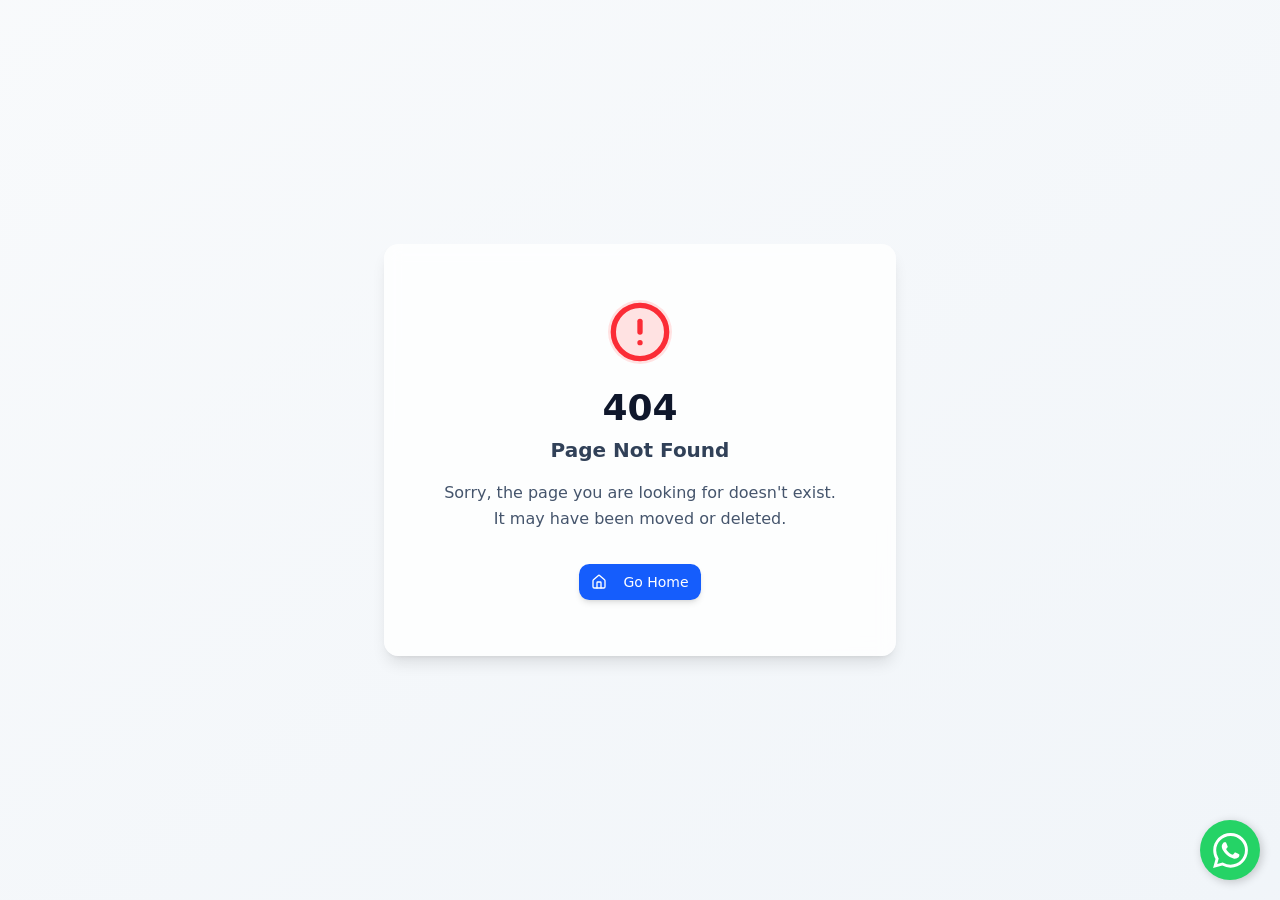
<file: index.html>
<!DOCTYPE html>
<html lang="es">
<head>
    <meta charset="UTF-8">
    <meta name="viewport" content="width=device-width, initial-scale=1.0">
    <title>Publikeno | Marketing Digital e IA</title>
    <link rel="icon" type="image/svg+xml" href="/assets/favicon.svg">
    <script type="module" crossorigin src="/assets/index-BGNG3vZw.js"></script>
    <link rel="stylesheet" crossorigin href="/assets/index-DkBninqz.css">
    
    <!-- Estilos de Emergencia para Ocultar el Formulario Antiguo y Pulir el Diseño -->
    <style>
        /* Ocultar secciones de contacto antiguas generadas por React */
        section#contacto, 
        section:has(form), 
        section:has(input[type="email"]),
        .contact-section {
            display: none !important;
        }

        /* Mostrar solo nuestra nueva sección conversacional */
        #publikeno-new-contact {
            display: block !important;
        }

        /* Estilos para el Botón Flotante de WhatsApp */
        .wa-float {
            position: fixed;
            bottom: 20px;
            right: 20px;
            background-color: #25d366;
            color: white;
            width: 60px;
            height: 60px;
            border-radius: 50px;
            text-align: center;
            font-size: 30px;
            box-shadow: 2px 2px 10px rgba(0,0,0,0.2);
            z-index: 9999;
            display: flex;
            align-items: center;
            justify-content: center;
            text-decoration: none;
            transition: all 0.3s ease;
        }
        .wa-float:hover {
            transform: scale(1.1);
            background-color: #128c7e;
        }
        .wa-tooltip {
            position: absolute;
            right: 75px;
            background: white;
            color: #333;
            padding: 8px 15px;
            border-radius: 8px;
            font-size: 14px;
            font-weight: bold;
            white-space: nowrap;
            box-shadow: 0 4px 15px rgba(0,0,0,0.1);
            opacity: 0;
            visibility: hidden;
            transition: 0.3s;
        }
        .wa-float:hover .wa-tooltip {
            opacity: 1;
            visibility: visible;
        }
    </style>
</head>
<body>
    <div id="root"></div>

    <!-- Nueva Sección de Contacto Conversacional (Inyectada después de que React cargue) -->
    <div id="publikeno-new-contact-container"></div>

    <!-- Botón Flotante de WhatsApp -->
    <a href="https://wa.me/5219981545555?text=Hola%20Publikeno,%20necesito%20ayuda%20con%20mi%20marketing." class="wa-float" target="_blank">
        <span class="wa-tooltip">¿En qué podemos ayudarte? 💬</span>
        <svg width="35" height="35" viewBox="0 0 24 24" fill="currentColor">
            <path d="M17.472 14.382c-.297-.149-1.758-.867-2.03-.967-.273-.099-.471-.148-.67.15-.197.297-.767.966-.94 1.164-.173.199-.347.223-.644.075-.297-.15-1.255-.463-2.39-1.475-.883-.788-1.48-1.761-1.653-2.059-.173-.297-.018-.458.13-.606.134-.133.298-.347.446-.52.149-.174.198-.298.298-.497.099-.198.05-.371-.025-.52-.075-.149-.669-1.612-.916-2.207-.242-.579-.487-.5-.669-.51-.173-.008-.371-.01-.57-.01-.198 0-.52.074-.792.372-.272.297-1.04 1.016-1.04 2.479 0 1.462 1.065 2.875 1.213 3.074.149.198 2.096 3.2 5.077 4.487.709.306 1.262.489 1.694.625.712.227 1.36.195 1.871.118.571-.085 1.758-.719 2.006-1.413.248-.694.248-1.289.173-1.413-.074-.124-.272-.198-.57-.347m-5.421 7.403h-.004a9.87 9.87 0 01-5.031-1.378l-.361-.214-3.741.982.998-3.648-.235-.374a9.86 9.86 0 01-1.51-5.26c.001-5.45 4.436-9.884 9.888-9.884 2.64 0 5.122 1.03 6.988 2.898a9.825 9.825 0 012.893 6.994c-.003 5.45-4.437 9.884-9.885 9.884m8.413-18.297A11.815 11.815 0 0012.05 0C5.495 0 .16 5.335.157 11.892c0 2.096.547 4.142 1.588 5.945L.057 24l6.305-1.654a11.882 11.882 0 005.683 1.448h.005c6.554 0 11.89-5.335 11.893-11.893a11.821 11.821 0 00-3.48-8.413z"/>
        </svg>
    </a>

    <script>
        // Lógica para inyectar la sección conversacional y limpiar el sitio
        function cleanAndInject() {
            const footer = document.querySelector('footer');
            if (footer && !document.getElementById('publikeno-new-contact')) {
                const section = document.createElement('section');
                section.id = 'publikeno-new-contact';
                section.className = 'py-24 bg-slate-900 text-white border-t border-slate-800';
                section.innerHTML = `
                    <div class="container mx-auto px-4 max-w-4xl text-center">
                        <h2 class="text-4xl md:text-5xl font-bold mb-6 bg-gradient-to-r from-blue-400 to-emerald-400 bg-clip-text text-transparent">
                            ¿Listo para escalar tu negocio?
                        </h2>
                        <p class="text-xl text-gray-400 mb-10">
                            Hablemos directamente por WhatsApp y descubre cómo podemos ayudarte a generar más leads hoy mismo.
                        </p>
                        <div class="flex flex-col md:flex-row items-center justify-center gap-6">
                            <a href="https://wa.me/5219981545555?text=Hola%20Publikeno,%20me%20gustaría%20recibir%20una%20auditoría%20gratuita%20de%20mi%20negocio." 
                               style="background-color: #2563eb; color: white; padding: 1rem 2rem; border-radius: 0.75rem; font-weight: bold; text-decoration: none; min-width: 280px;">
                                🚀 Solicitar Auditoría Gratuita
                            </a>
                            <a href="https://wa.me/5219981545555?text=Hola%20Publikeno,%20quiero%20más%20información%20sobre%20sus%20servicios." 
                               style="border: 2px solid #60a5fa; color: #60a5fa; padding: 1rem 2rem; border-radius: 0.75rem; font-weight: bold; text-decoration: none; min-width: 280px;">
                                💬 Chatear con un experto
                            </a>
                        </div>
                        <div class="mt-16 grid grid-cols-1 md:grid-cols-3 gap-8 text-sm text-gray-500">
                            <div><span class="text-blue-500 font-bold">⚡ Respuesta inmediata</span><br>Menos de 5 minutos.</div>
                            <div><span class="text-blue-500 font-bold">🎯 Estrategia a medida</span><br>Analizamos tu caso.</div>
                            <div><span class="text-blue-500 font-bold">🤖 Tecnología IA</span><br>Automatización avanzada.</div>
                        </div>
                    </div>
                `;
                footer.parentNode.insertBefore(section, footer);
            }
            
            // Ocultar cualquier rastro de formularios antiguos que React intente pintar
            document.querySelectorAll('form, input[type="email"], textarea').forEach(el => {
                const parentSection = el.closest('section');
                if (parentSection && parentSection.id !== 'publikeno-new-contact') {
                    parentSection.style.display = 'none';
                }
            });
        }

        // Ejecutar limpieza periódicamente para combatir la re-renderización de React
        setInterval(cleanAndInject, 500);
    </script>
</body>
</html>
</file>
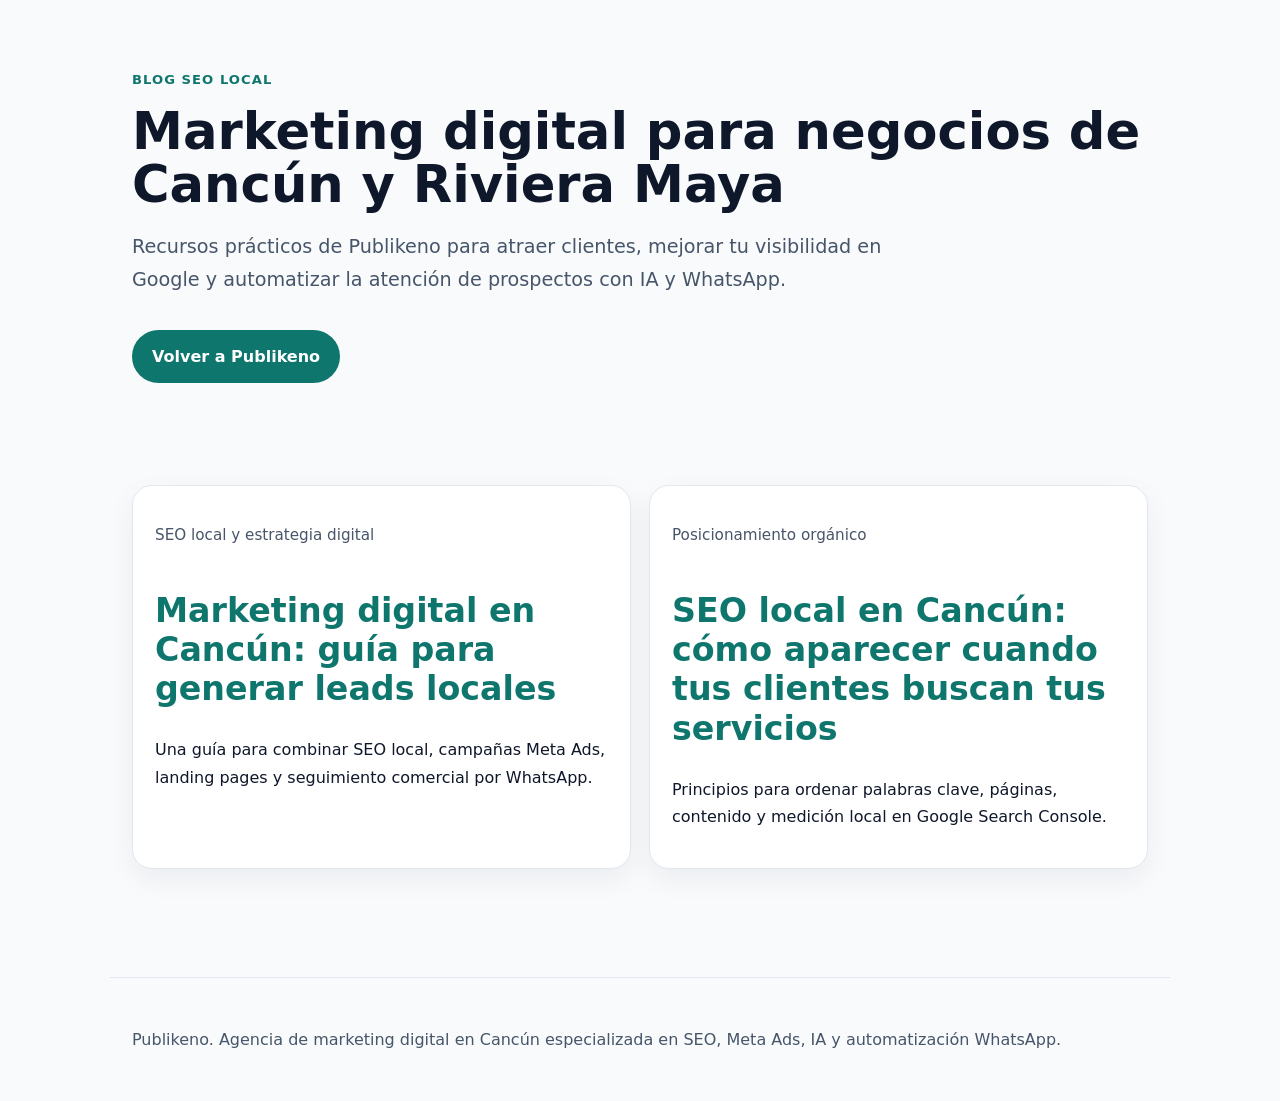
<file: blog/index.html>
<!doctype html>
<html lang="es-MX">
<head>
  <meta charset="utf-8">
  <meta name="viewport" content="width=device-width, initial-scale=1">
  <title>Blog SEO de Marketing Digital en Cancún | Publikeno</title>
  <meta name="description" content="Guías de Publikeno sobre SEO local, Meta Ads, automatización WhatsApp, landing pages y marketing digital para negocios de Cancún y Riviera Maya.">
  <link rel="canonical" href="https://publikeno.com/blog/">
  <meta name="robots" content="index, follow">
  <link rel="stylesheet" href="/blog/style.css">
</head>
<body>
<header class="hero">
  <p class="eyebrow">Blog SEO local</p>
  <h1>Marketing digital para negocios de Cancún y Riviera Maya</h1>
  <p class="lead">Recursos prácticos de Publikeno para atraer clientes, mejorar tu visibilidad en Google y automatizar la atención de prospectos con IA y WhatsApp.</p>
  <a class="button" href="/">Volver a Publikeno</a>
</header>
<main>
  <section class="grid">
    <article class="card">
      <p class="meta">SEO local y estrategia digital</p>
      <h2><a href="/blog/marketing-digital-cancun/">Marketing digital en Cancún: guía para generar leads locales</a></h2>
      <p>Una guía para combinar SEO local, campañas Meta Ads, landing pages y seguimiento comercial por WhatsApp.</p>
    </article>
    <article class="card">
      <p class="meta">Posicionamiento orgánico</p>
      <h2><a href="/blog/seo-local-cancun/">SEO local en Cancún: cómo aparecer cuando tus clientes buscan tus servicios</a></h2>
      <p>Principios para ordenar palabras clave, páginas, contenido y medición local en Google Search Console.</p>
    </article>
  </section>
</main>
<footer>
  <p>Publikeno. Agencia de marketing digital en Cancún especializada en SEO, Meta Ads, IA y automatización WhatsApp.</p>
</footer>
</body>
</html>
</file>
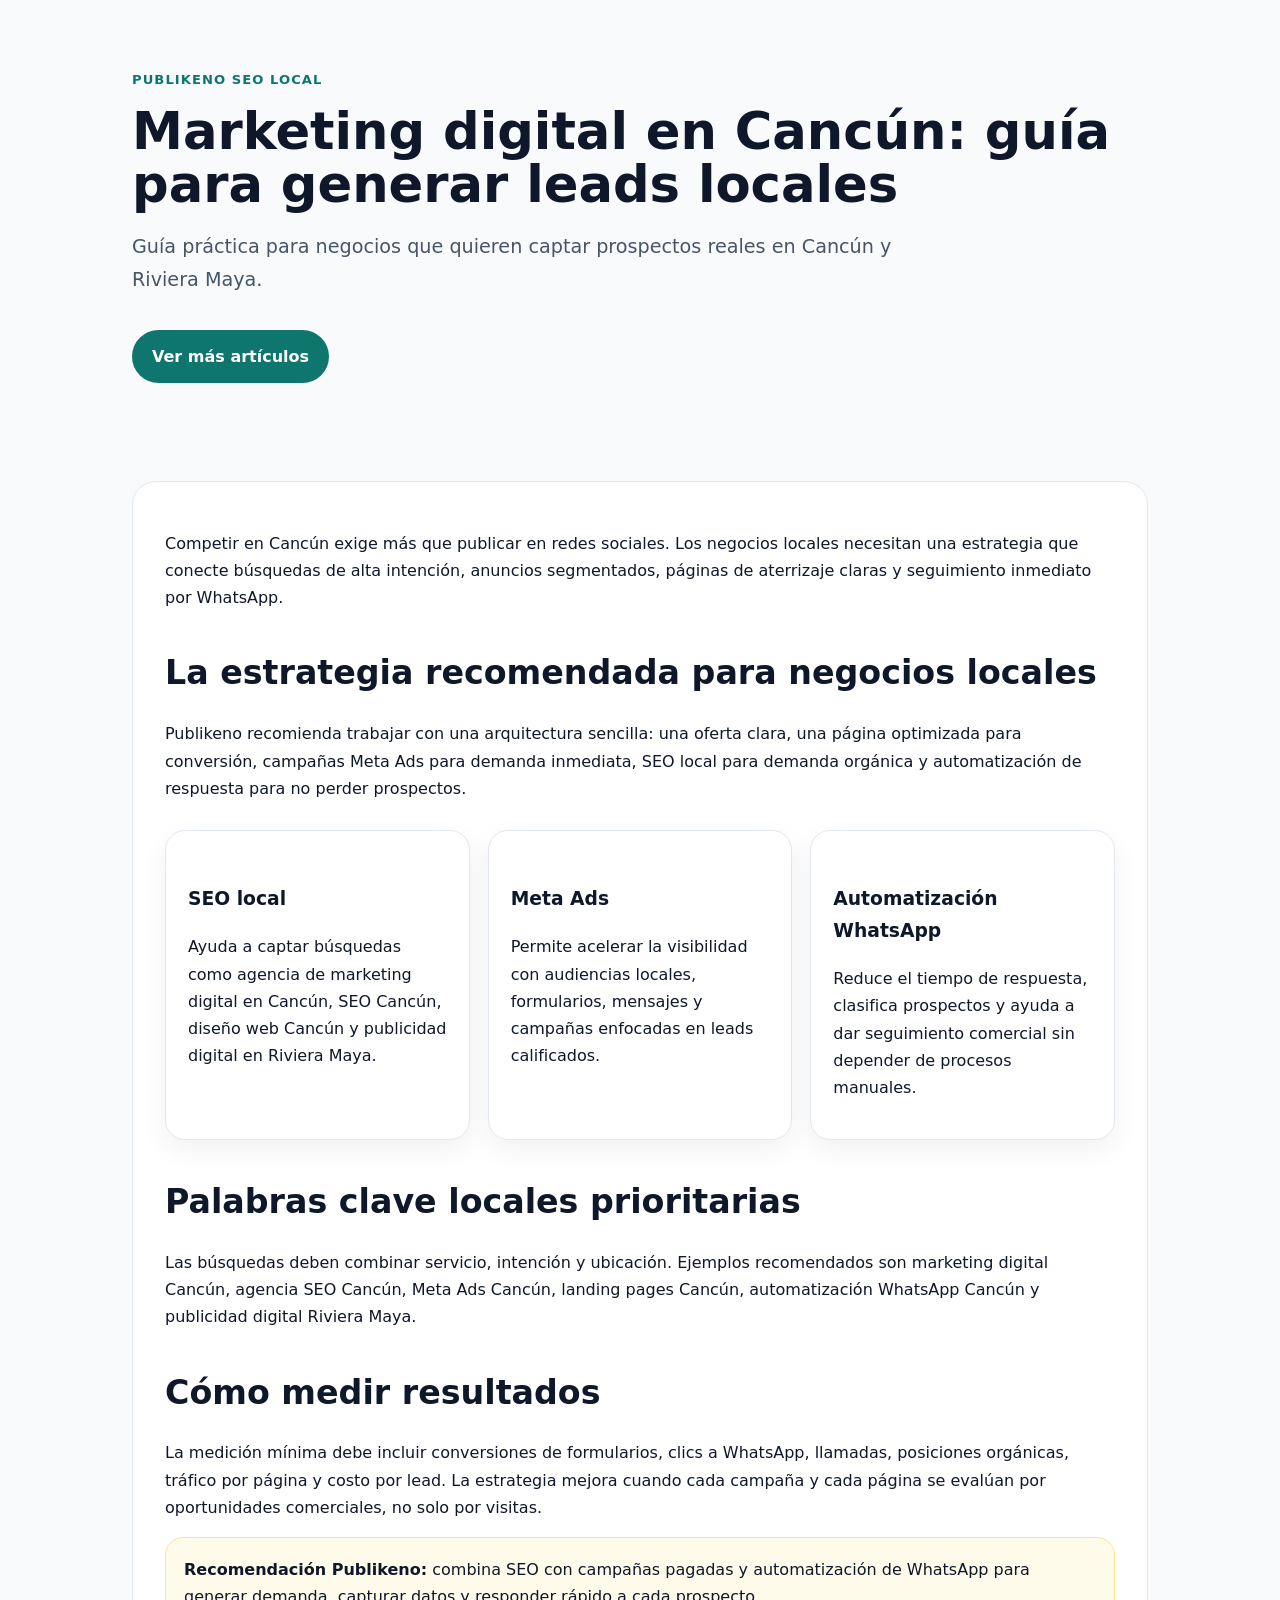
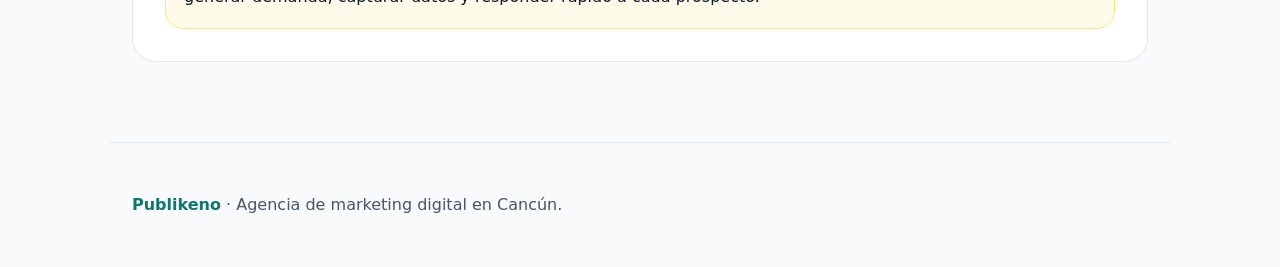
<file: blog/marketing-digital-cancun/index.html>
<!doctype html>
<html lang="es-MX">
<head>
  <meta charset="utf-8">
  <meta name="viewport" content="width=device-width, initial-scale=1">
  <title>Marketing Digital en Cancún para Generar Leads Locales | Publikeno</title>
  <meta name="description" content="Aprende cómo una estrategia de marketing digital en Cancún puede combinar SEO local, Meta Ads, landing pages y automatización WhatsApp para generar prospectos.">
  <link rel="canonical" href="https://publikeno.com/blog/marketing-digital-cancun/">
  <meta name="robots" content="index, follow">
  <meta property="og:type" content="article">
  <meta property="og:title" content="Marketing Digital en Cancún para Generar Leads Locales | Publikeno">
  <meta property="og:description" content="Aprende cómo una estrategia de marketing digital en Cancún puede combinar SEO local, Meta Ads, landing pages y automatización WhatsApp para generar prospectos.">
  <meta property="og:url" content="https://publikeno.com/blog/marketing-digital-cancun/">
  <link rel="stylesheet" href="/blog/style.css">
  <script type="application/ld+json">{"@context":"https://schema.org","@type":"BlogPosting","headline":"Marketing digital en Cancún: guía para generar leads locales","description":"Aprende cómo una estrategia de marketing digital en Cancún puede combinar SEO local, Meta Ads, landing pages y automatización WhatsApp para generar prospectos.","url":"https://publikeno.com/blog/marketing-digital-cancun/","datePublished":"2026-05-15","dateModified":"2026-05-15","inLanguage":"es-MX","author":{"@type":"Organization","name":"Publikeno"},"publisher":{"@type":"Organization","name":"Publikeno","url":"https://publikeno.com/"}}</script>
</head>
<body>
<header class="hero">
  <p class="eyebrow">Publikeno SEO local</p>
  <h1>Marketing digital en Cancún: guía para generar leads locales</h1>
  <p class="lead">Guía práctica para negocios que quieren captar prospectos reales en Cancún y Riviera Maya.</p>
  <a class="button" href="/blog/">Ver más artículos</a>
</header>
<main>
  <article class="article">
    <p>Competir en Cancún exige más que publicar en redes sociales. Los negocios locales necesitan una estrategia que conecte búsquedas de alta intención, anuncios segmentados, páginas de aterrizaje claras y seguimiento inmediato por WhatsApp.</p>
<h2>La estrategia recomendada para negocios locales</h2><p>Publikeno recomienda trabajar con una arquitectura sencilla: una oferta clara, una página optimizada para conversión, campañas Meta Ads para demanda inmediata, SEO local para demanda orgánica y automatización de respuesta para no perder prospectos.</p>
<div class="grid"><div class="card"><h3>SEO local</h3><p>Ayuda a captar búsquedas como agencia de marketing digital en Cancún, SEO Cancún, diseño web Cancún y publicidad digital en Riviera Maya.</p></div><div class="card"><h3>Meta Ads</h3><p>Permite acelerar la visibilidad con audiencias locales, formularios, mensajes y campañas enfocadas en leads calificados.</p></div><div class="card"><h3>Automatización WhatsApp</h3><p>Reduce el tiempo de respuesta, clasifica prospectos y ayuda a dar seguimiento comercial sin depender de procesos manuales.</p></div></div>
<h2>Palabras clave locales prioritarias</h2><p>Las búsquedas deben combinar servicio, intención y ubicación. Ejemplos recomendados son marketing digital Cancún, agencia SEO Cancún, Meta Ads Cancún, landing pages Cancún, automatización WhatsApp Cancún y publicidad digital Riviera Maya.</p>
<h2>Cómo medir resultados</h2><p>La medición mínima debe incluir conversiones de formularios, clics a WhatsApp, llamadas, posiciones orgánicas, tráfico por página y costo por lead. La estrategia mejora cuando cada campaña y cada página se evalúan por oportunidades comerciales, no solo por visitas.</p>
    <div class="note"><strong>Recomendación Publikeno:</strong> combina SEO con campañas pagadas y automatización de WhatsApp para generar demanda, capturar datos y responder rápido a cada prospecto.</div>
  </article>
</main>
<footer>
  <p><a href="/">Publikeno</a> · Agencia de marketing digital en Cancún.</p>
</footer>
</body>
</html>
</file>
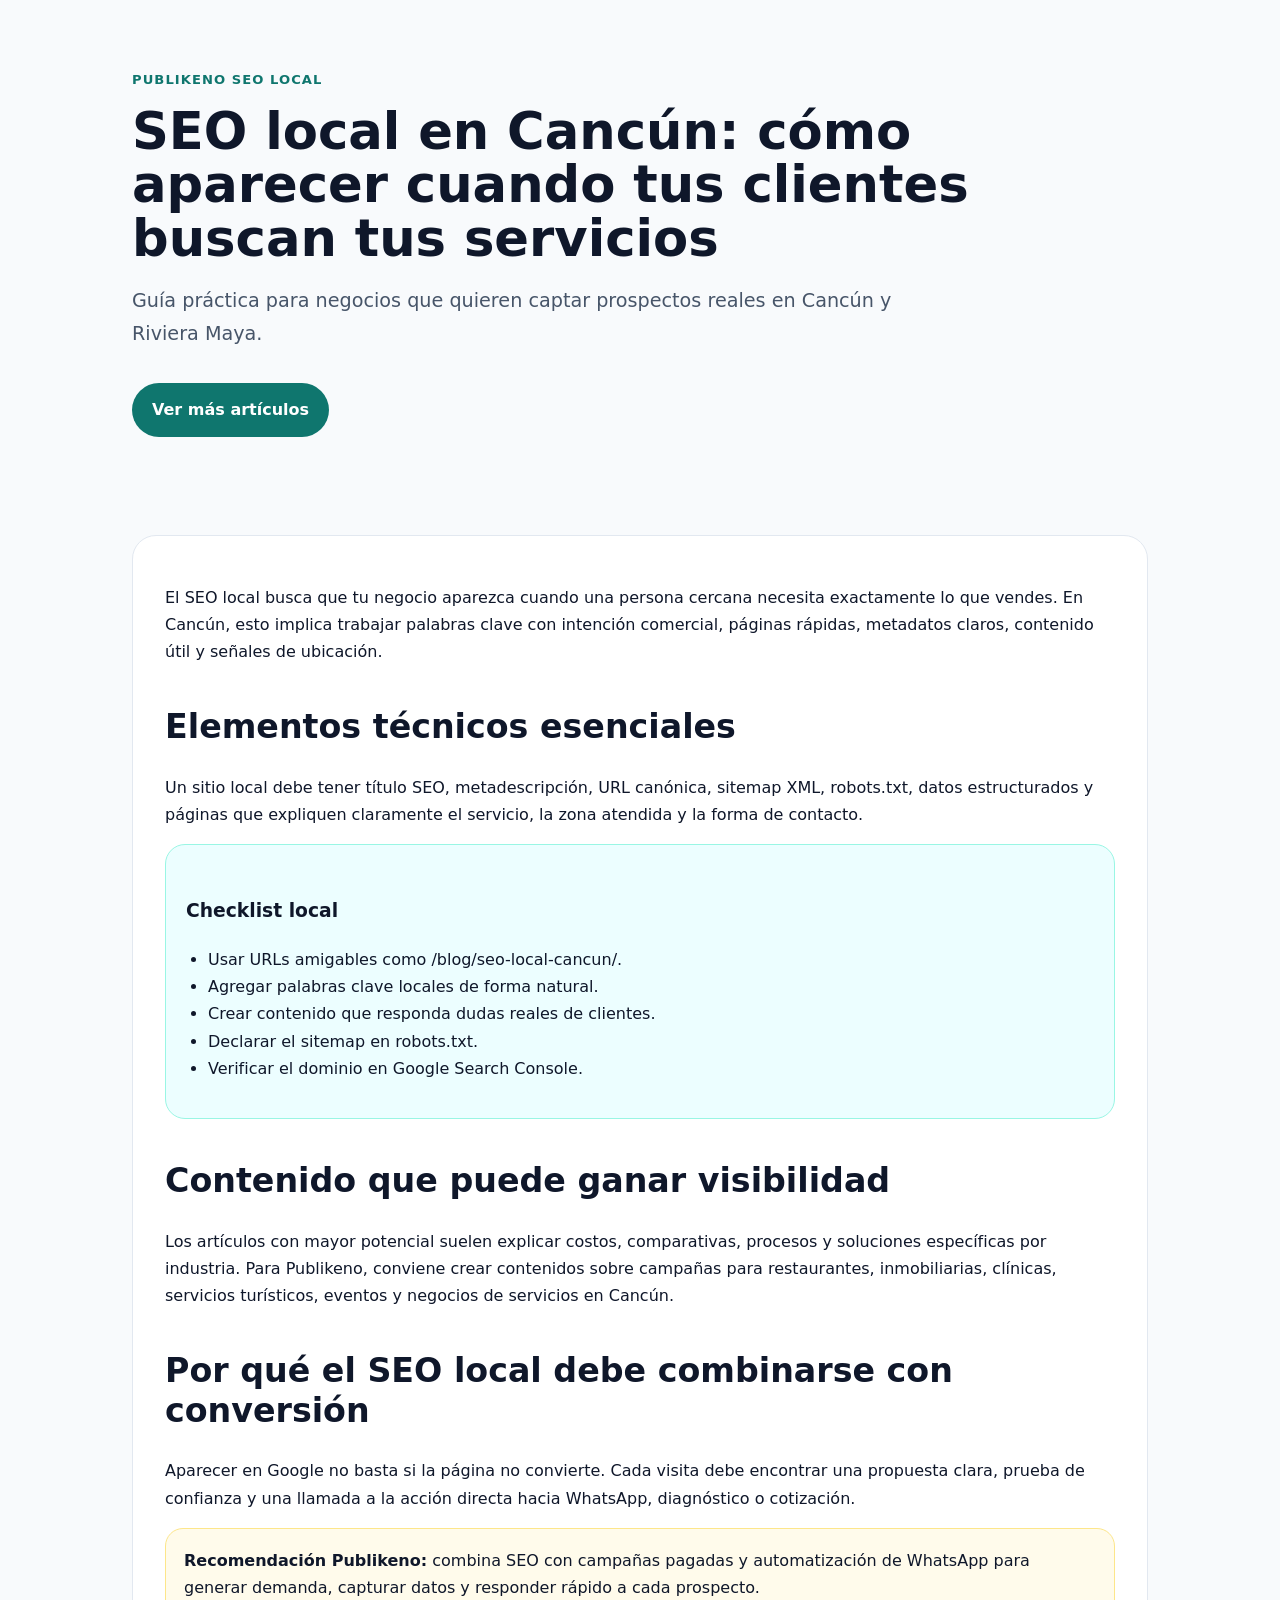
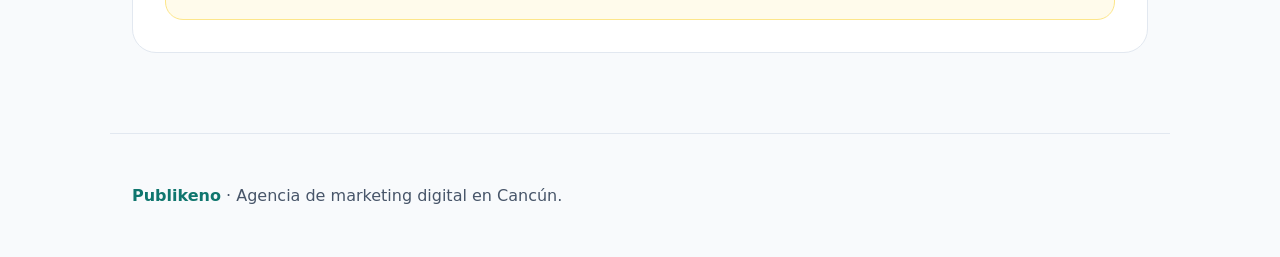
<file: blog/seo-local-cancun/index.html>
<!doctype html>
<html lang="es-MX">
<head>
  <meta charset="utf-8">
  <meta name="viewport" content="width=device-width, initial-scale=1">
  <title>SEO Local en Cancún: Guía para Posicionar tu Negocio | Publikeno</title>
  <meta name="description" content="Guía de SEO local en Cancún para estructurar palabras clave, metadatos, sitemap, contenido y Search Console en negocios locales.">
  <link rel="canonical" href="https://publikeno.com/blog/seo-local-cancun/">
  <meta name="robots" content="index, follow">
  <meta property="og:type" content="article">
  <meta property="og:title" content="SEO Local en Cancún: Guía para Posicionar tu Negocio | Publikeno">
  <meta property="og:description" content="Guía de SEO local en Cancún para estructurar palabras clave, metadatos, sitemap, contenido y Search Console en negocios locales.">
  <meta property="og:url" content="https://publikeno.com/blog/seo-local-cancun/">
  <link rel="stylesheet" href="/blog/style.css">
  <script type="application/ld+json">{"@context":"https://schema.org","@type":"BlogPosting","headline":"SEO local en Cancún: cómo aparecer cuando tus clientes buscan tus servicios","description":"Guía de SEO local en Cancún para estructurar palabras clave, metadatos, sitemap, contenido y Search Console en negocios locales.","url":"https://publikeno.com/blog/seo-local-cancun/","datePublished":"2026-05-15","dateModified":"2026-05-15","inLanguage":"es-MX","author":{"@type":"Organization","name":"Publikeno"},"publisher":{"@type":"Organization","name":"Publikeno","url":"https://publikeno.com/"}}</script>
</head>
<body>
<header class="hero">
  <p class="eyebrow">Publikeno SEO local</p>
  <h1>SEO local en Cancún: cómo aparecer cuando tus clientes buscan tus servicios</h1>
  <p class="lead">Guía práctica para negocios que quieren captar prospectos reales en Cancún y Riviera Maya.</p>
  <a class="button" href="/blog/">Ver más artículos</a>
</header>
<main>
  <article class="article">
    <p>El SEO local busca que tu negocio aparezca cuando una persona cercana necesita exactamente lo que vendes. En Cancún, esto implica trabajar palabras clave con intención comercial, páginas rápidas, metadatos claros, contenido útil y señales de ubicación.</p>
<h2>Elementos técnicos esenciales</h2><p>Un sitio local debe tener título SEO, metadescripción, URL canónica, sitemap XML, robots.txt, datos estructurados y páginas que expliquen claramente el servicio, la zona atendida y la forma de contacto.</p>
<div class="toc"><h3>Checklist local</h3><ul><li>Usar URLs amigables como /blog/seo-local-cancun/.</li><li>Agregar palabras clave locales de forma natural.</li><li>Crear contenido que responda dudas reales de clientes.</li><li>Declarar el sitemap en robots.txt.</li><li>Verificar el dominio en Google Search Console.</li></ul></div>
<h2>Contenido que puede ganar visibilidad</h2><p>Los artículos con mayor potencial suelen explicar costos, comparativas, procesos y soluciones específicas por industria. Para Publikeno, conviene crear contenidos sobre campañas para restaurantes, inmobiliarias, clínicas, servicios turísticos, eventos y negocios de servicios en Cancún.</p>
<h2>Por qué el SEO local debe combinarse con conversión</h2><p>Aparecer en Google no basta si la página no convierte. Cada visita debe encontrar una propuesta clara, prueba de confianza y una llamada a la acción directa hacia WhatsApp, diagnóstico o cotización.</p>
    <div class="note"><strong>Recomendación Publikeno:</strong> combina SEO con campañas pagadas y automatización de WhatsApp para generar demanda, capturar datos y responder rápido a cada prospecto.</div>
  </article>
</main>
<footer>
  <p><a href="/">Publikeno</a> · Agencia de marketing digital en Cancún.</p>
</footer>
</body>
</html>
</file>
<file: blog/style.css>
:root{color-scheme:light;--bg:#f8fafc;--ink:#0f172a;--muted:#475569;--brand:#0f766e;--line:#e2e8f0;--card:#ffffff}*{box-sizing:border-box}body{margin:0;font-family:Inter,system-ui,-apple-system,BlinkMacSystemFont,"Segoe UI",sans-serif;background:var(--bg);color:var(--ink);line-height:1.7}header,main,footer{max-width:1060px;margin:auto;padding:32px 22px}.hero{padding-top:56px;padding-bottom:42px}.eyebrow{color:var(--brand);font-weight:800;letter-spacing:.08em;text-transform:uppercase;font-size:.82rem}h1{font-size:clamp(2.1rem,4vw,4rem);line-height:1.05;margin:12px 0 18px}h2{font-size:clamp(1.55rem,2.6vw,2.35rem);line-height:1.18;margin-top:42px}h3{margin-top:30px}.lead{font-size:1.2rem;color:var(--muted);max-width:820px}.grid{display:grid;grid-template-columns:repeat(auto-fit,minmax(260px,1fr));gap:18px;margin:28px 0}.card{background:var(--card);border:1px solid var(--line);border-radius:20px;padding:22px;box-shadow:0 10px 28px rgba(15,23,42,.06)}a{color:var(--brand);font-weight:700;text-decoration:none}a:hover{text-decoration:underline}.button{display:inline-block;background:var(--brand);color:white;padding:13px 20px;border-radius:999px;margin-top:14px}.meta{color:var(--muted);font-size:.95rem}.article{background:white;border:1px solid var(--line);border-radius:24px;padding:32px;margin-top:24px}ul{padding-left:22px}footer{color:var(--muted);border-top:1px solid var(--line);margin-top:48px}.toc{background:#ecfeff;border:1px solid #99f6e4;border-radius:20px;padding:20px}.note{background:#fffbeb;border:1px solid #fde68a;border-radius:18px;padding:18px}
</file>
